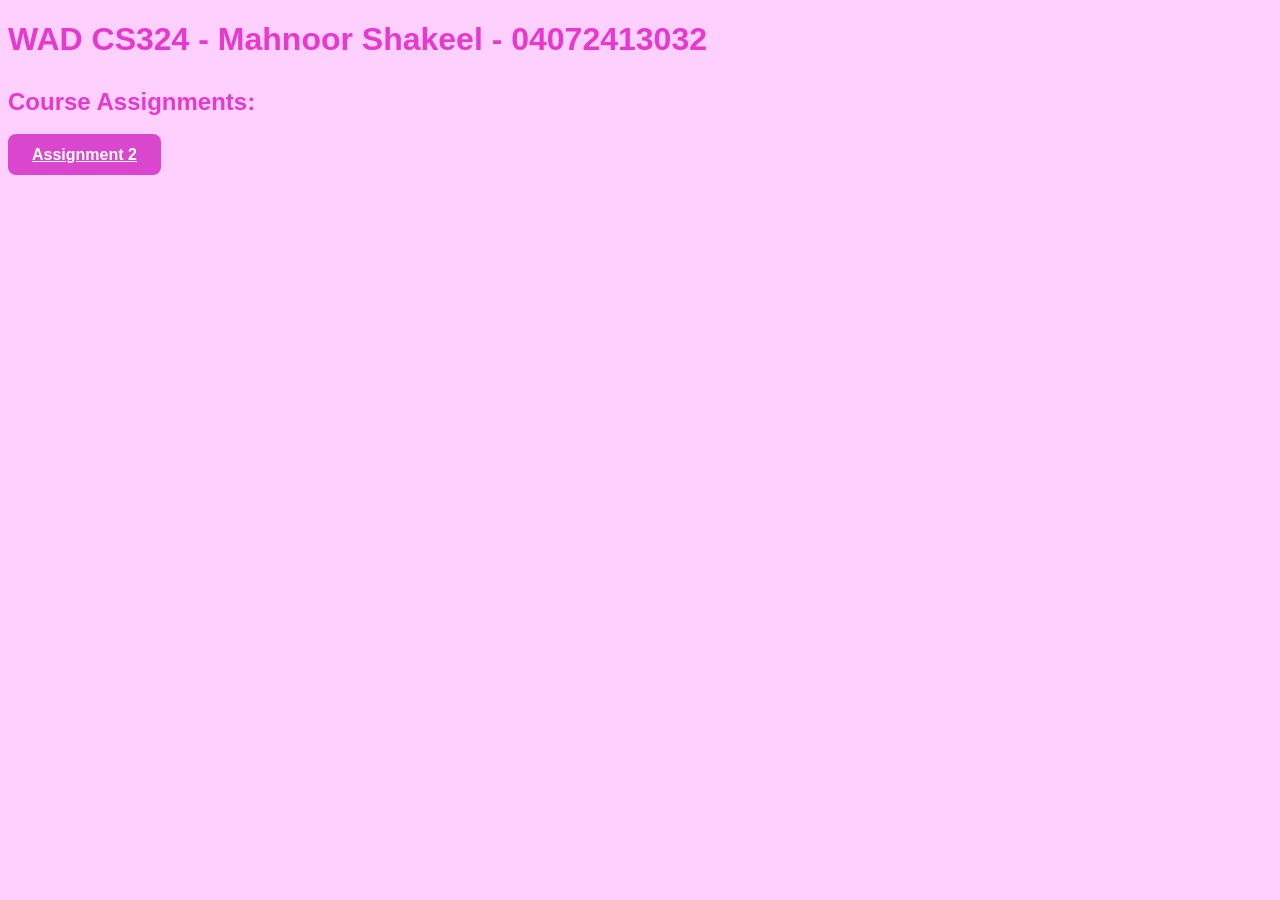
<file: index.html>
<!DOCTYPE html>
<html lang="en">
<head>
    <meta charset="UTF-8">
    <meta name="viewport" content="width=device-width, initial-scale=1.0">
    <title>WAD Assignments</title>

    <style>
        body {
            font-family: Arial, sans-serif;
            background-color: #fed0fe;
            justify-content: center;
        }
        h1,h2 {
            color: #e739cd;
            margin-bottom: 30px;
        }
       
        a {
            margin-top: 2px;
            padding: 12px 24px;
            background-color: #da47ce;
            color: white;
            text-decoration: underline;
            border-radius: 8px;
            font-weight: bold;
        }
    </style>
</head>

<body>

        <h1>WAD CS324 - Mahnoor Shakeel - 04072413032</h1>

        <h2>Course Assignments:</h2>
        
        <a href="./Assignment2/mib_landing_page.html">
            Assignment 2
        </a>

        </body>

</body>
</html>
</file>
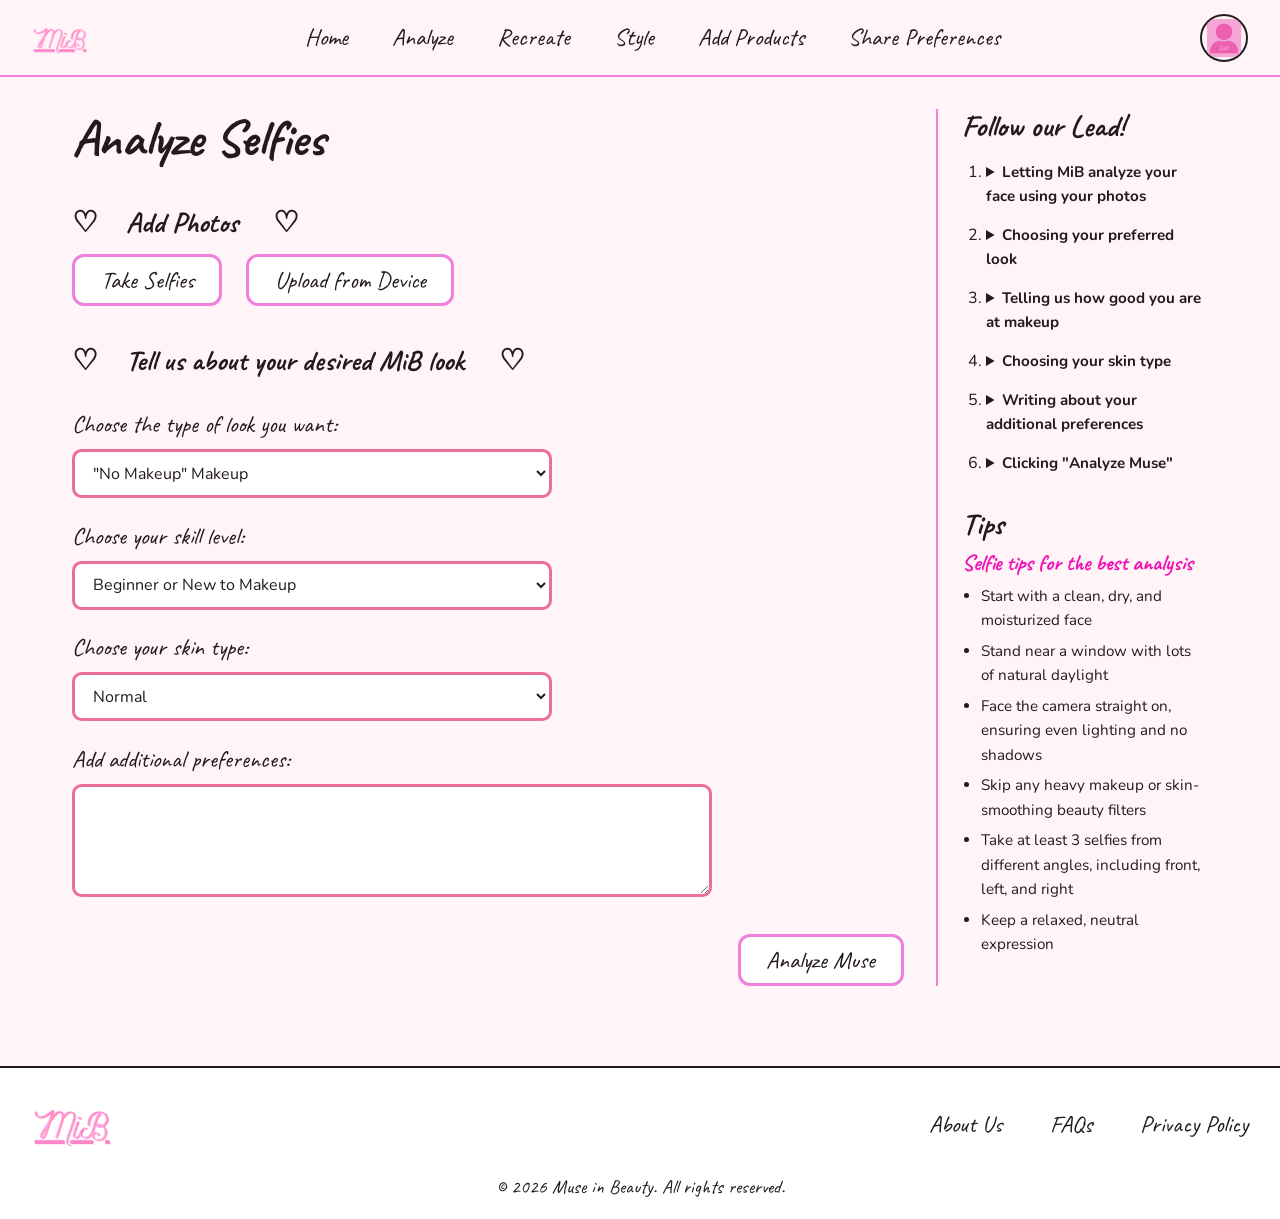
<file: Assignment2/analyze_page.html>
<!DOCTYPE html>
<html lang="en">

    <head>
        <meta charset="UTF-8">
        <meta name="viewport" content="width=device-width, initial-scale=1.0">
        <link rel="preconnect" href="https://fonts.googleapis.com">
        <link rel="preconnect" href="https://fonts.gstatic.com" crossorigin>
        <link href="https://fonts.googleapis.com/css2?family=Caveat:wght@500;700&family=Nunito:wght@400;700&display=swap" rel="stylesheet">
        <link rel="stylesheet" href="mibstyle.css">
        <title>Analyze Selfies</title>
    </head> 

    <body>
        <header>

        <nav class="site-nav">
        <a href="mib_landing_page.html" class="logo">
            <img src="MiB (1).png" alt="Muse in Beauty Logo">
        </a>
        <ul>
            <li><a href="mib_home_page.html">Home</a></li>
            <li><a href="analyze_page.html">Analyze</a></li>
            <li><a href="recreate_page.html">Recreate</a></li>
            <li><a href="style_page.html">Style</a></li>
            <li><a href="add_products_page.html">Add Products</a></li>
            <li><a href="share_preferences_page.html">Share Preferences</a></li>
        </ul>
        </nav>
        
        <a href="profile_page.html" class="profile-placeholder">
            <img src="Pink profile placeholder (1).png" alt="Profile Picture">
        </a>

        </header>

        <main class="layout">

            <h1 class="main-heading">Analyze Selfies</h1>

            <form id="analyze-form" method="post">

                <fieldset class="add-photos">     <!-- Fieldset for adding files and opening camera but the buttons don't have any functionality yet -->
                    <legend>♡&nbsp;&nbsp;&nbsp; Add Photos &nbsp;&nbsp;&nbsp;&nbsp;♡</legend>
                    <button class="main-btns">Take Selfies</button>
                    <button class="main-btns">Upload from Device</button>
                </fieldset>

                <fieldset class="look-details">   <!-- Fieldset for look type/deets -->
                    <legend>♡&nbsp;&nbsp;&nbsp; Tell us about your desired MiB look &nbsp;&nbsp;&nbsp;&nbsp;♡</legend>

                    <label for="look-type">Choose the type of look you want:</label>
                    <select id="look-type" name="look-type">
                        <optgroup label="Everyday Looks">
                        <option value="no-makeup">"No Makeup" Makeup</option>
                        <option value="office">Office or Professional</option>
                        <option value="school">School or College</option>
                        </optgroup>

                        <optgroup label="Occasions">
                        <option value="party">Party or Night Out</option>
                        <option value="daytime">Daytime Event or Formal</option>
                        <option value="wedding-bridal">Western Wedding or Bridal</option> 
                        <option value="south-asian-bridal">South Asian Wedding or Bridal</option>   
                        <option value="festival">Festive or Traditional</option>
                        </optgroup>

                        <optgroup label="Statement">
                        <option value="bold">Bold or Dramatic</option>
                        <option value="artistic">Artistic</option>
                        <option value="editorial">Editorial or High Fashion Model</option>
                        </optgroup>
                    </select>

                    <label for="skill-level">Choose your skill level:</label>
                    <select id="skill-level" name="skill-level">
                        <option value="beginner">Beginner or New to Makeup</option>
                        <option value="intermediate">Intermediate or Experienced</option>
                        <option value="advanced">Advanced or Professional Makeup Artist</option>
                    </select>

                    <label for="skin-type">Choose your skin type:</label>
                    <select id="skin-type" name="skin-type">
                        <option value="normal">Normal</option>
                        <option value="dry">Dry</option>
                        <option value="oily">Oily</option>
                        <option value="combination">Combination</option>
                        <option value="sensitive">Sensitive</option>
                    </select>

                    <label for="extra-details">Add additional preferences:</label>
                    <textarea id="extra-details" name="extra-details" rows="4" cols="50" placeholder="e.g. I like a matte finish with brown eyeliner and pink lips.. ">
                    </textarea>

                    <button class="main-btns">Analyze Muse</button>

                </fieldset>

            </form>

                <aside class="help-panel">
                    <h2>Follow our Lead!</h2>

                    <ol class="help">

                        <li>
                            <details>
                                <summary>Letting MiB analyze your face using your photos</summary>
                                <p>You have the option to take photos directly on our platform or you
                                    can upload your selfies from your device. Please ensure that you only
                                    attach image files, not videos, PDFs or documents. We recommend uploading
                                    a minimum of 3 selfies for the best results.
                                </p>
                            </details>
                        </li>

                        <li>
                            <details>
                                <summary>Choosing your preferred look</summary>
                                <p>MiB can create a variety of looks for you, from everyday to special occasions.
                                    You can choose the closest option from our pre-defined list so that our AI gives
                                    you the most relevant recommendations for your desired look.
                                </p>
                            </details>
                        </li>

                        <li>
                            <details>
                                <summary>Telling us how good you are at makeup</summary>
                                <p>MiB provides you with step-by-step instructions for your makeup look based on your skill 
                                    level. The level of detail provided for each look is decided based on your comfort level.
                                    For example, if you're experienced with makeup but haven't ever attempted an editorial look,
                                    we recommend that you select the "Beginner" level for the most detailed instructions. If you
                                    are a professional MUA doing a festive look, you can select the "Advanced" level for a more 
                                    concise overview of the look.
                                </p>
                            </details>
                        </li>

                        <li>
                            <details>
                                <summary>Choosing your skin type</summary>
                                <p>MiB incorporates your skin type information in its analysis to recommend you products and
                                    techniques that best support a skin-like, airbrushed makeup finish on your face. The longevity 
                                    of your makeup look can also be increased by the techniques and products our AI suggests, so if
                                    your skin type tends to fluctuate based on seasonal weather, or is currently sensitive due to
                                    the usage of certain skincare products, we recommend choosing your skin type accordingly. This is why
                                    we support the selection of multiple options for this.
                                </p>
                            </details>
                        </li>

                        <li>
                            <details>
                                <summary>Writing about your additional preferences</summary>
                                <p>This is a space for you to describe extra preferences for your makeup look. If you prefer a dewy finish,
                                    tell us that. If you gravitate towards bolder lip colours or have a bright spring colour palette, let us know. 
                                    If you are allergic to certain ingredients, please specify. Please do not use this space to ask questions or chat with the AI, this
                                    is only for you to tell us what you expect from MiB's analysis.
                                </p>
                            </details>
                        </li>

                        <li>
                            <details>
                                <summary>Clicking "Analyze Muse"</summary>
                                <p>Once you have completed the previous steps and provided us with all there is to know about yourself, this button will
                                    initiate the analysis of your selfies and provide you with 3-5 looks that best match your expectations. You can select
                                    any one and display its execution plan. Then grab a seat, look in the mirror, and working that beauty blender!
                                </p>
                            </details>
                        </li>
                       
                    </ol>

                    <h2>Tips</h2>
                    <h3>Selfie tips for the best analysis</h3>

                    <ul class="tips">

                        <li>Start with a clean, dry, and moisturized face</li>

                        <li>Stand near a window with lots of natural daylight</li>

                        <li>Face the camera straight on, ensuring even lighting and no shadows</li>

                        <li>Skip any heavy makeup or skin-smoothing beauty filters</li>

                        <li>Take at least 3 selfies from different angles, including front, left, and right</li>

                        <li>Keep a relaxed, neutral expression</li>
                        
                    </ul>

                </aside>

        </main>

        <footer class="site-footer">

            <a href="mib_landing_page.html" class="logo">
             <img src="MiB (1).png" alt="Muse in Beauty Logo">
            </a>

            <nav class="site-nav">

             <ul>
                 <li><a href="#ourstory">About Us</a></li>
                <li><a href="#faqs">FAQs</a></li>
                <li><a href="#privacypolicy">Privacy Policy</a></li>
            </ul>

             </nav>

            <small>&copy; 2026 Muse in Beauty. All rights reserved.</small>

        </footer>

    </body>

</html>
</file>
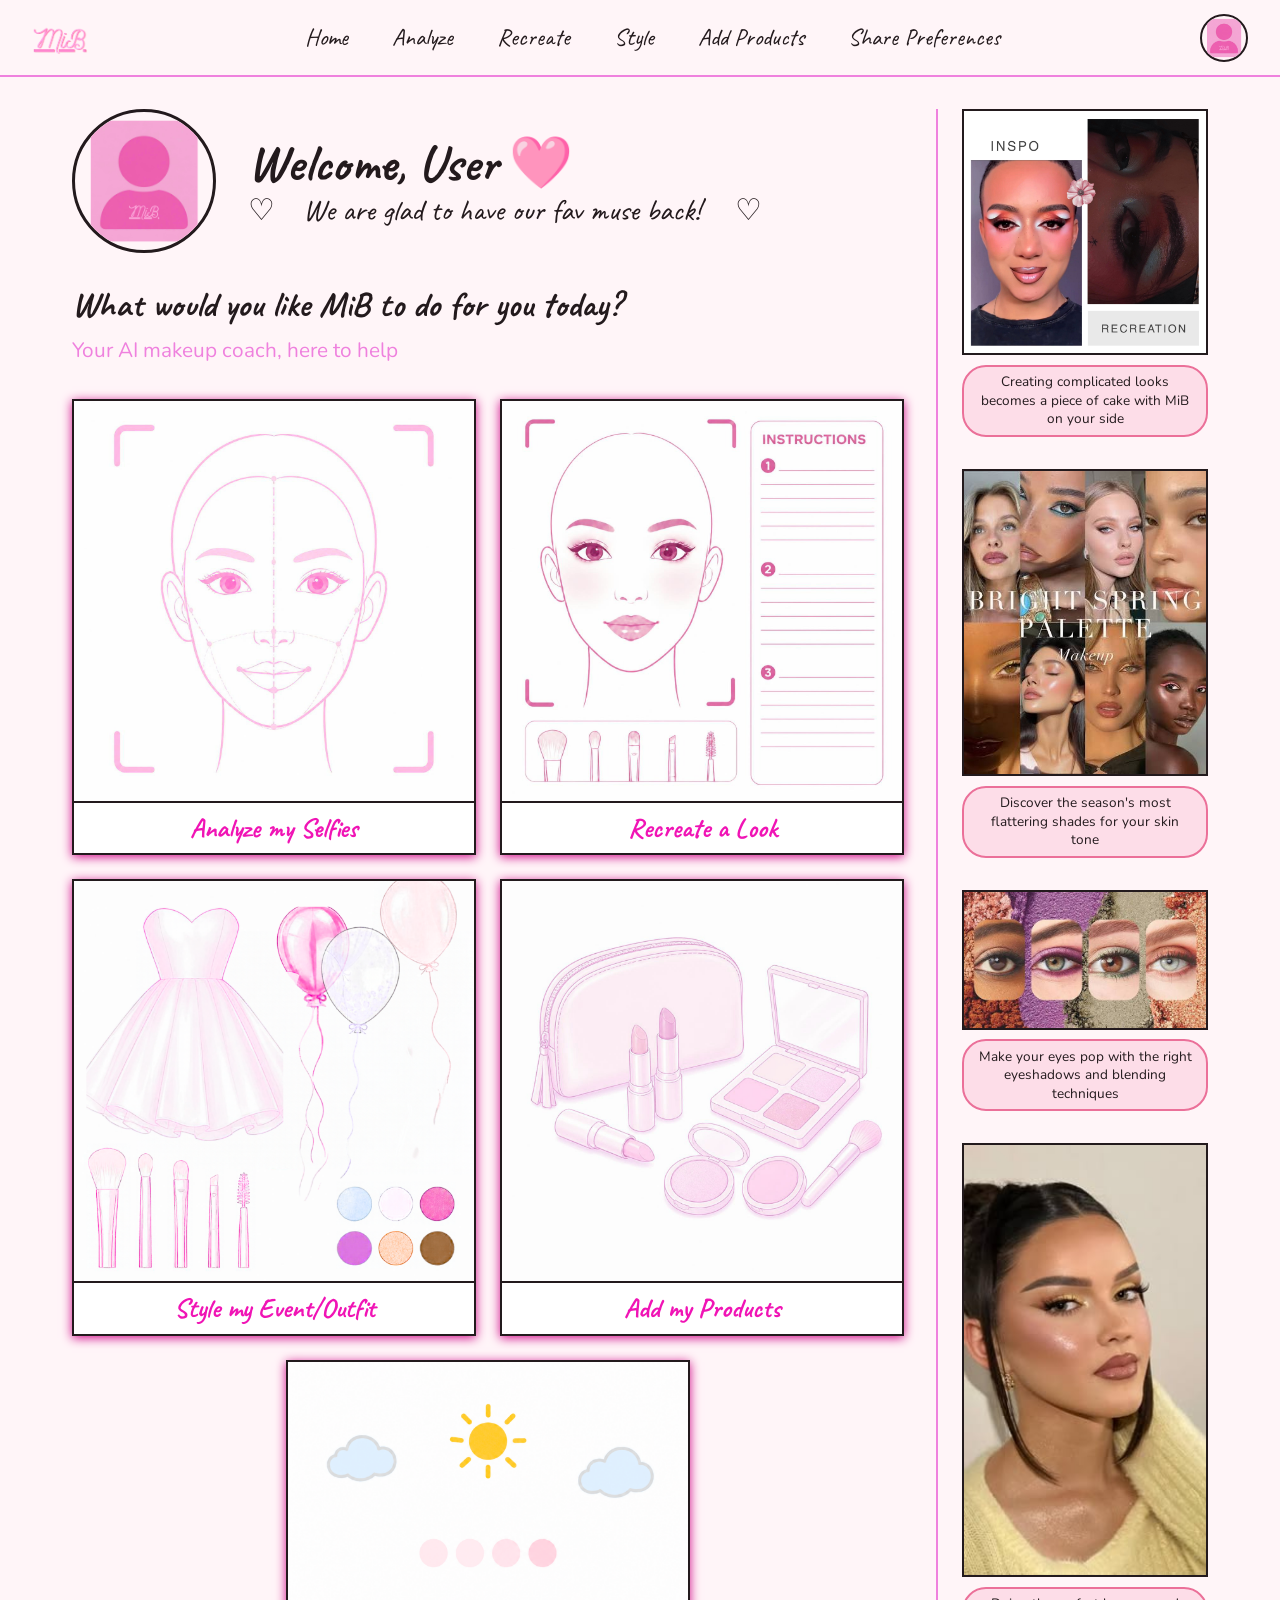
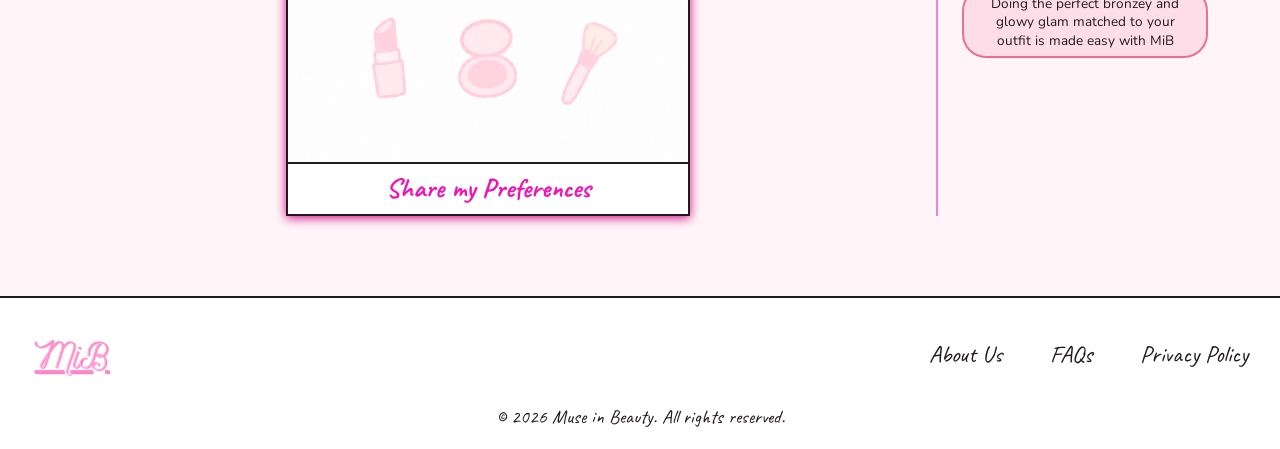
<file: Assignment2/mib_home_page.html>
<!DOCTYPE html>
<html lang="en">

    <head>
        <meta charset="UTF-8">
        <meta name="viewport" content="width=device-width, initial-scale=1.0">
        <link rel="preconnect" href="https://fonts.googleapis.com">
        <link rel="preconnect" href="https://fonts.gstatic.com" crossorigin>
        <link href="https://fonts.googleapis.com/css2?family=Caveat:wght@500;700&family=Nunito:wght@400;700&display=swap" rel="stylesheet">
        <link rel="stylesheet" href="mibstyle.css">
        <title>MiB Home</title>
    </head> 

    <body>
        <header>

        <nav class="site-nav">
        <a href="mib_landing_page.html" class="logo">
            <img src="MiB (1).png" alt="Muse in Beauty Logo">
        </a>
        <ul>
            <li><a href="mib_home_page.html">Home</a></li>
            <li><a href="analyze_page.html">Analyze</a></li>
            <li><a href="recreate_page.html">Recreate</a></li>
            <li><a href="style_page.html">Style</a></li>
            <li><a href="add_products_page.html">Add Products</a></li>
            <li><a href="share_preferences_page.html">Share Preferences</a></li>
        </ul>
        </nav>

        <a href="profile_page.html" class="profile-placeholder">
            <img src="Pink profile placeholder (1).png" alt="Profile Picture">
        </a>

        </header>

        <main class="layout">

            <section id="welcome-section">
            <a href="profile_page.html" id="profile-placeholder-home-page">
                <img src="Pink profile placeholder (1).png" alt="Profile Picture">
            </a>
                <h1 class="main-heading">Welcome, User 🩷</h1>
                <p id="welcome-note">♡&nbsp;&nbsp;&nbsp; We are glad to have our fav muse back! &nbsp;&nbsp;&nbsp;&nbsp;♡</p>
            </section>

            <section id="options">
                <h2>What would you like MiB to do for you today?</h2>
                <p id="here-to-help">Your AI makeup coach, here to help</p>

                <div class="option-cards">

                    <article class="option-card">
                        <a href="analyze_page.html">
                            <img src="analyze selfies img.png" alt="Analyze Selfies">
                            <h3>Analyze my Selfies</h3>
                        </a>
                    </article>

                    <article class="option-card">
                        <a href="recreate_page.html">
                            <img src="recreate look img.jpg" alt="Recreate Look">
                            <h3>Recreate a Look</h3>
                        </a>
                    </article>

                    <article class="option-card">
                        <a href="style_page.html">
                            <img src="style img.png" alt="Style my Event/Outfit">
                            <h3>Style my Event/Outfit</h3>
                        </a>
                    </article>

                    <article class="option-card">
                        <a href="add_products_page.html">
                            <img src="add products img.png" alt="Add Products">
                            <h3>Add my Products</h3>
                        </a>
                    </article>
                    
                    <article class="option-card">
                        <a href="share_preferences_page.html">
                            <img src="share preferences img.png" alt="Share Preferences">
                            <h3>Share my Preferences</h3>
                        </a>
                    </article>

                </div>
            </section>

            <aside id="home-panel">

                <figure>
                    <img src="inspo v rec.jpg" alt="Inspiration vs. Recreation">
                    <figcaption>Creating complicated looks becomes a piece of cake with MiB on your side</figcaption>
                </figure>

                <figure>
                    <img src="shade of szn.jpg" alt="Shade of the Season">
                    <figcaption>Discover the season's most flattering shades for your skin tone</figcaption>
                </figure>

                <figure>
                    <img src="eyes pop.jpg" alt="Make Your Eyes Pop">
                    <figcaption>Make your eyes pop with the right eyeshadows and blending techniques</figcaption>
                </figure>

                <figure>
                    <img src="perf glam.jpg" alt="Perfect Glam">
                    <figcaption>Doing the perfect bronzey and glowy glam matched to your outfit is made easy with MiB</figcaption>
                </figure>

            </aside>

        </main>

        <footer class="site-footer">

            <a href="mib_landing_page.html" class="logo">
             <img src="MiB (1).png" alt="Muse in Beauty Logo">
            </a>

            <nav class="site-nav">

             <ul>
                 <li><a href="#ourstory">About Us</a></li>
                <li><a href="#faqs">FAQs</a></li>
                <li><a href="#privacypolicy">Privacy Policy</a></li>
            </ul>

             </nav>

            <small>&copy; 2026 Muse in Beauty. All rights reserved.</small>

        </footer>

    </body>

</html>
</file>
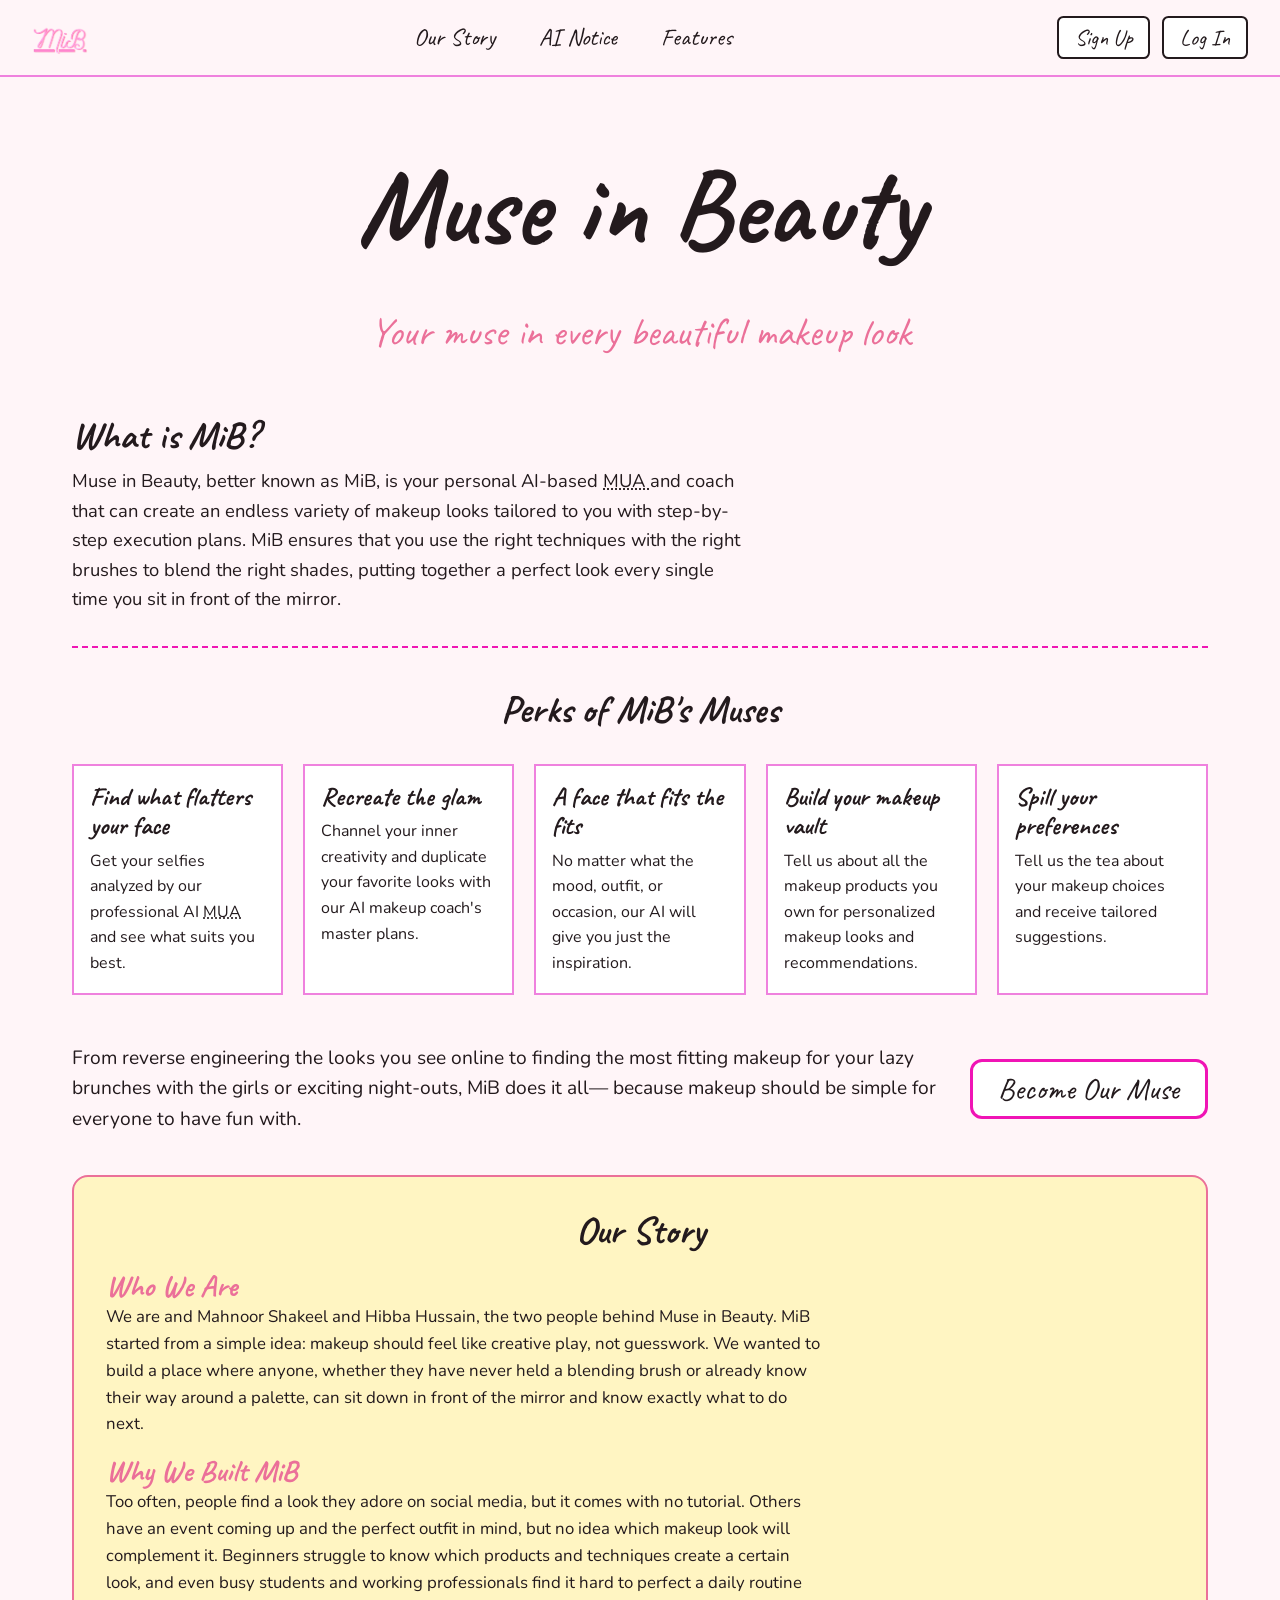
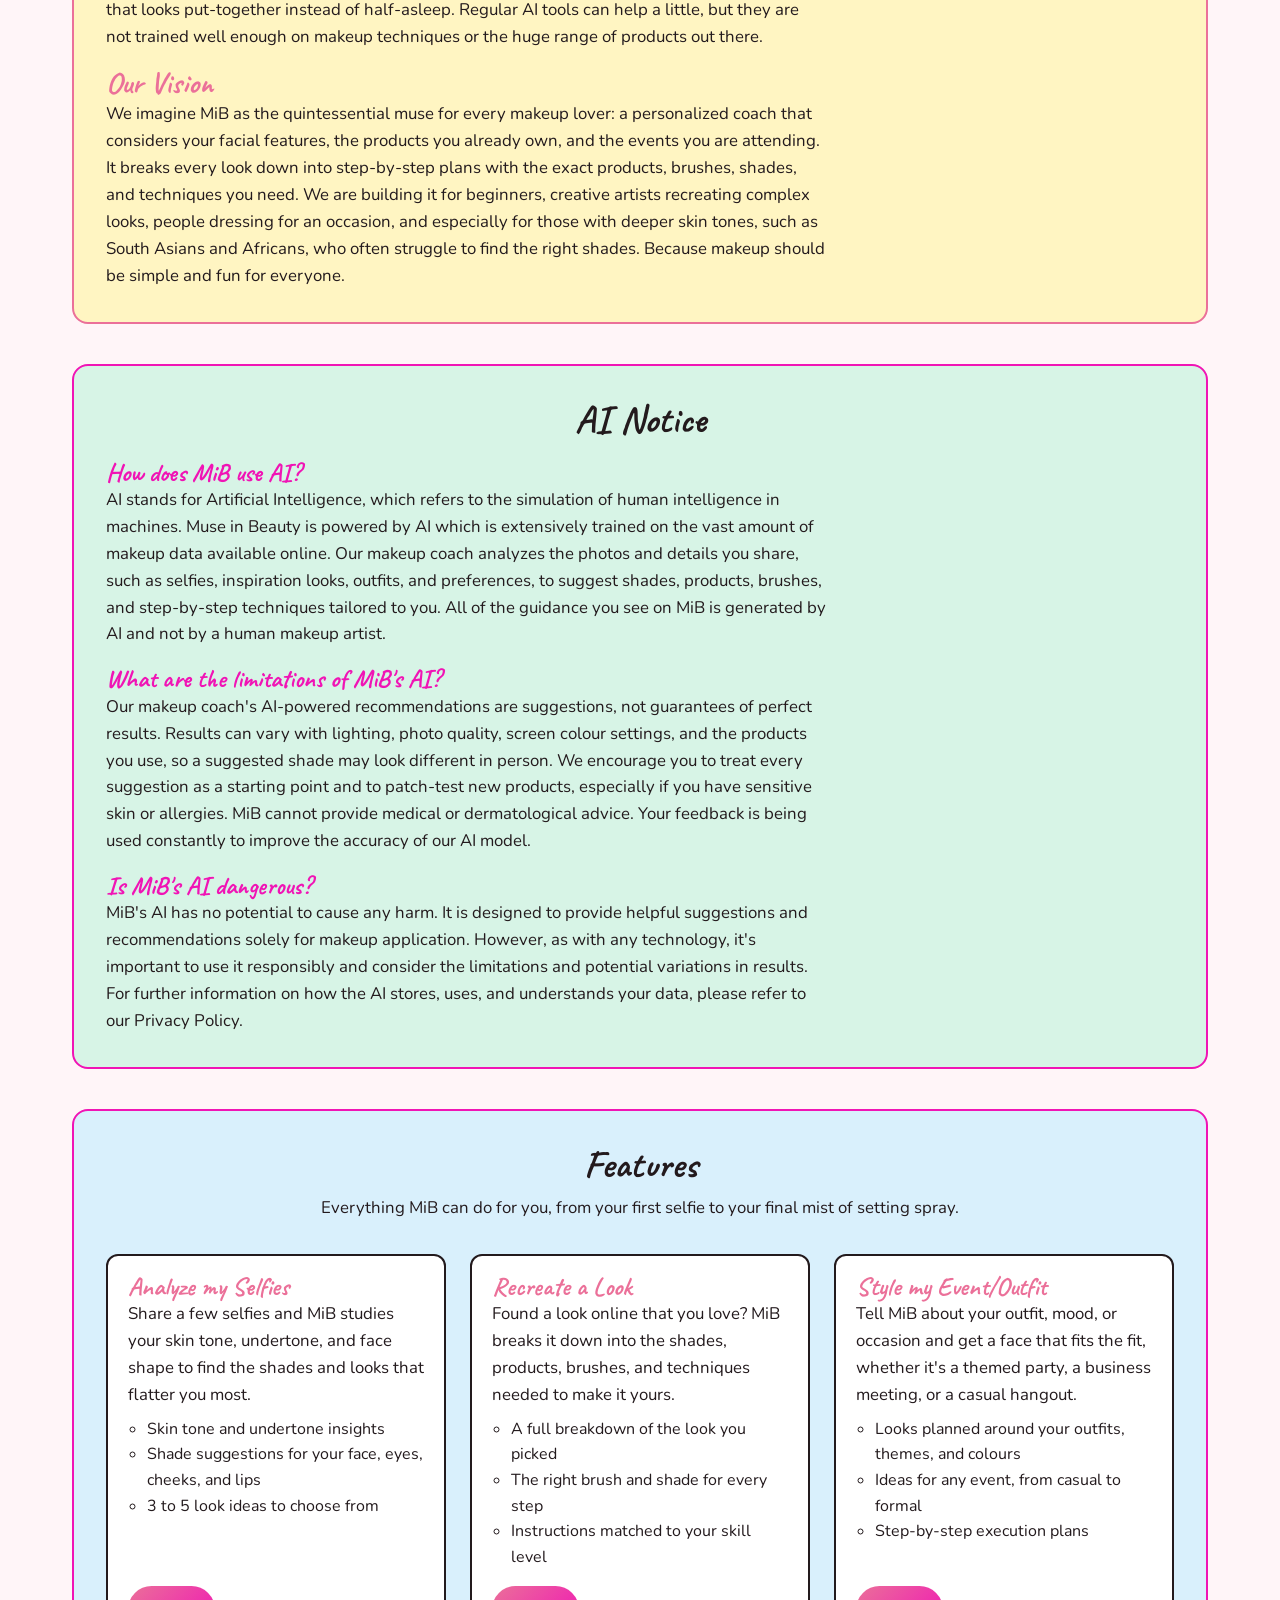
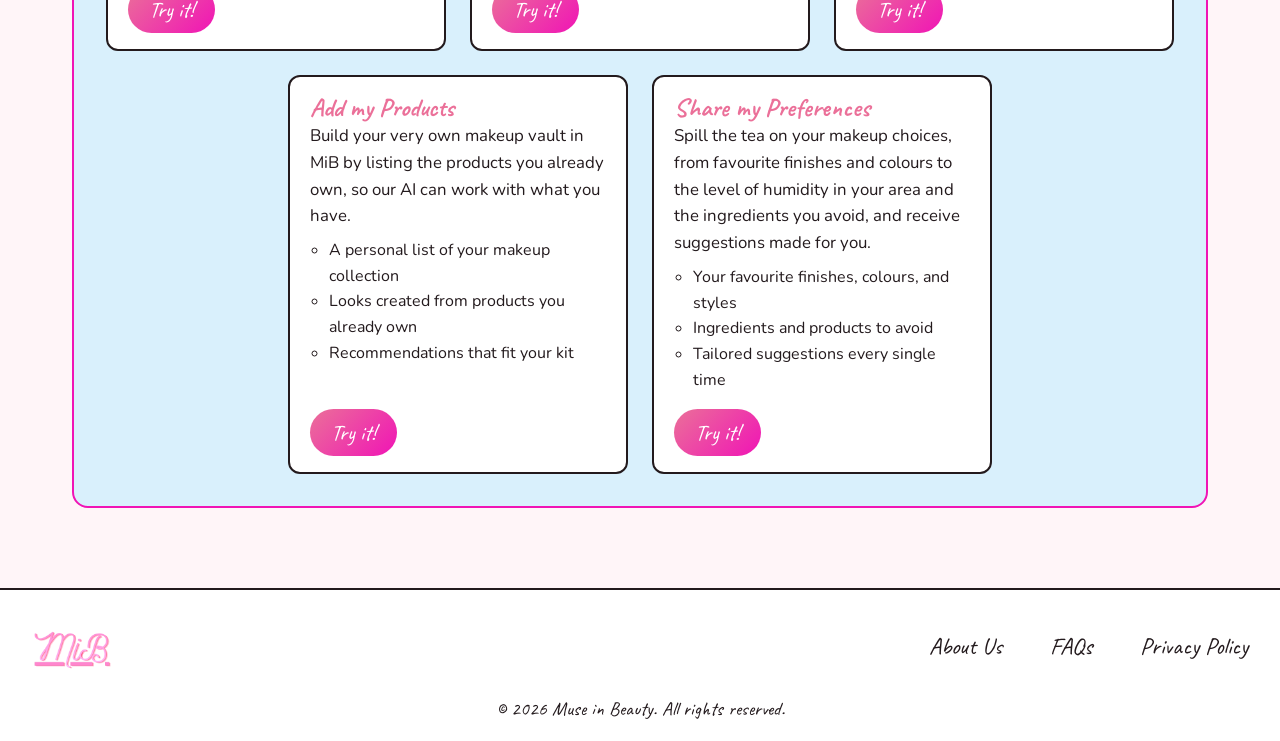
<file: Assignment2/mib_landing_page.html>
<!DOCTYPE html>
<html lang="en">

    <head>
        <meta charset="UTF-8">
        <meta name="viewport" content="width=device-width, initial-scale=1.0">
        <link rel="preconnect" href="https://fonts.googleapis.com">
        <link rel="preconnect" href="https://fonts.gstatic.com" crossorigin>
        <link href="https://fonts.googleapis.com/css2?family=Caveat:wght@500;700&family=Nunito:wght@400;700&display=swap" rel="stylesheet">
        <link rel="stylesheet" href="mibstyle.css">
        <title>MiB</title>
    </head> 

    <body>
   
    <header> 
    
    <nav class="site-nav">
        <a href="mib_landing_page.html" class="logo">
            <img src="MiB (1).png" alt="Muse in Beauty Logo">
        </a>
        <ul>
            <li><a href="#ourstory">Our Story</a></li>
            <li><a href="#ainotice">AI Notice</a></li>
            <li><a href="#features">Features</a></li>
        </ul>
        <div class="btns">
            <button class="join-btns">
                <a href="mib_home_page.html">Sign Up</a>
            </button>

            <button class="join-btns">
            <a href="mib_home_page.html">Log In</a>
            </button>
        </div>
    </nav>

</header>

<main>

<h1 id="main-title">Muse in Beauty</h1>

<p id="tagline">Your muse in every beautiful makeup look</p>

<section id="basic-intro">
<h2>What is MiB?</h2>

<p> 
    Muse in Beauty, better known as MiB, is your personal AI-based <abbr title="Makeup Artist">MUA
    </abbr> and coach that can create an endless variety of makeup looks tailored to you with step-by-step
    execution plans. MiB ensures that you use the right techniques with the right brushes 
    to blend the right shades, putting together a perfect look every single time you sit in front
    of the mirror. 
</p>
</section>
<hr> 

<section id="perks">
<h2>Perks of MiB's Muses</h2>
<div class="feature-cards">

    <article class="feature-card">    
        <h3>Find what flatters your face</h3>
        <p>Get your selfies analyzed by our professional AI <abbr title="Makeup Artist">MUA</abbr>
            and see what suits you best.
        </p>
    </article>

    <article class="feature-card">    
        <h3>Recreate the glam</h3>
        <p>Channel your inner creativity and duplicate your favorite looks with our AI makeup coach's 
           master plans.
        </p>
    </article>

    <article class="feature-card">    
        <h3>A face that fits the fits</h3>
        <p>No matter what the mood, outfit, or occasion, our AI will give you just the inspiration.
        </p>
    </article>

    <article class="feature-card">    
        <h3>Build your makeup vault</h3>
        <p>Tell us about all the makeup products you own for personalized makeup looks and recommendations.
        </p>
    </article>

    <article class="feature-card">    
        <h3>Spill your preferences</h3>
        <p>Tell us the tea about your makeup choices and receive tailored suggestions.
        </p>
    </article>

</div>
</section>

<section id="signup-prompt">

<p id="signup-text">
    From reverse engineering the looks you see online to finding the most fitting
    makeup for your lazy brunches with the girls or exciting night-outs, MiB does
    it all&mdash; because makeup should be simple for everyone to have fun with.
</p>

<button class="main-btns">
    <a href="mib_home_page.html">Become Our Muse</a>
</button>

</section>

<section id="ourstory">

    <h2>Our Story</h2>

    <h3>Who We Are</h3>
    <p>
        We are and Mahnoor Shakeel and Hibba Hussain, the two people behind Muse in Beauty.
        MiB started from a simple idea: makeup should feel like creative play, not
        guesswork. We wanted to build a place where anyone, whether they have never
        held a blending brush or already know their way around a palette, can sit
        down in front of the mirror and know exactly what to do next.
    </p>

    <h3>Why We Built MiB</h3>
    <p>
        Too often, people find a look they adore on social media, but it comes with
        no tutorial. Others have an event coming up and the perfect outfit in mind,
        but no idea which makeup look will complement it. Beginners struggle to know
        which products and techniques create a certain look, and even busy students
        and working professionals find it hard to perfect a daily routine that looks
        put-together instead of half-asleep. Regular AI tools can help a little, but
        they are not trained well enough on makeup techniques or the huge range of
        products out there.
    </p>

    <h3>Our Vision</h3>
    <p>
        We imagine MiB as the quintessential muse for every makeup lover: a
        personalized coach that considers your facial features, the products you
        already own, and the events you are attending. It breaks every look down into
        step-by-step plans with the exact products, brushes, shades, and techniques
        you need. We are building it for beginners, creative artists recreating
        complex looks, people dressing for an occasion, and especially for those with
        deeper skin tones, such as South Asians and Africans, who often struggle to
        find the right shades. Because makeup should be simple and fun for everyone.
    </p>

</section>

<article id="ainotice">

    <h2>AI Notice</h2>

    <h3>How does MiB use AI?</h3>
    <p class="ai-notice-ans">AI stands for Artificial Intelligence, which refers to the simulation of human intelligence in machines.
       Muse in Beauty is powered by AI which is extensively trained on the vast amount of makeup data available
       online. Our makeup coach analyzes the photos and details you share, such as selfies, inspiration looks, outfits, 
       and preferences, to suggest shades, products, brushes, and step-by-step techniques tailored to you. All of the 
       guidance you see on MiB is generated by AI and not by a human makeup artist.
    </p>

    <h3>What are the limitations of MiB's AI?</h3>
    <p class="ai-notice-ans">Our makeup coach's AI-powered recommendations are suggestions, not guarantees of perfect results. Results can 
        vary with lighting, photo quality, screen colour settings, and the products you use, so a suggested shade may 
        look different in person. We encourage you to treat every suggestion as a starting point and to patch-test new products, 
        especially if you have sensitive skin or allergies. MiB cannot provide medical or dermatological advice. Your feedback
        is being used constantly to improve the accuracy of our AI model.
    </p>

    <h3>Is MiB's AI dangerous?</h3>
    <p class="ai-notice-ans">MiB's AI has no potential to cause any harm. It is designed to provide helpful suggestions and recommendations 
        solely for makeup application. However, as with any technology, it's important to use it responsibly and consider the limitations and
        potential variations in results. For further information on how the AI stores, uses, and understands your data, please refer to our Privacy 
        Policy.
    </p>

</article>

<section id="features">

    <h2>Features</h2>

    <p class="features-intro">
        Everything MiB can do for you, from your first selfie to your final mist of setting spray.
    </p>

    <ol class="feature-list">

        <li>
            <article class="feature-detail">
                <h3>Analyze my Selfies</h3>
                <p>Share a few selfies and MiB studies your skin tone, undertone, and face shape
                   to find the shades and looks that flatter you most.</p>
                <ul>
                    <li>Skin tone and undertone insights</li>
                    <li>Shade suggestions for your face, eyes, cheeks, and lips</li>
                    <li>3 to 5 look ideas to choose from</li>
                </ul>
                <a href="analyze_page.html" class="feature-link">Try it!</a>
            </article>
        </li>

        <li>
            <article class="feature-detail">
                <h3>Recreate a Look</h3>
                <p>Found a look online that you love? MiB breaks it down into the shades, products,
                   brushes, and techniques needed to make it yours.</p>
                <ul>
                    <li>A full breakdown of the look you picked</li>
                    <li>The right brush and shade for every step</li>
                    <li>Instructions matched to your skill level</li>
                </ul>
                <a href="recreate_page.html" class="feature-link">Try it!</a>
            </article>
        </li>

        <li>
            <article class="feature-detail">
                <h3>Style my Event/Outfit</h3>
                <p>Tell MiB about your outfit, mood, or occasion and get a face that fits the fit,
                   whether it's a themed party, a business meeting, or a casual hangout.</p>
                <ul>
                    <li>Looks planned around your outfits, themes, and colours</li>
                    <li>Ideas for any event, from casual to formal</li>
                    <li>Step-by-step execution plans</li>
                </ul>
                <a href="style_page.html" class="feature-link">Try it!</a>
            </article>
        </li>

        <li>
            <article class="feature-detail">
                <h3>Add my Products</h3>
                <p>Build your very own makeup vault in MiB by listing the products you already own, so our AI can
                   work with what you have.</p>
                <ul>
                    <li>A personal list of your makeup collection</li>
                    <li>Looks created from products you already own</li>
                    <li>Recommendations that fit your kit</li>
                </ul>
                <a href="add_products_page.html" class="feature-link">Try it!</a>
            </article>
        </li>

        <li>
            <article class="feature-detail">
                <h3>Share my Preferences</h3>
                <p>Spill the tea on your makeup choices, from favourite finishes and colours to the level
                    of humidity in your area and the ingredients you avoid, and receive suggestions made for you.</p>
                <ul>
                    <li>Your favourite finishes, colours, and styles</li>
                    <li>Ingredients and products to avoid</li>
                    <li>Tailored suggestions every single time</li>
                </ul>
                <a href="share_preferences_page.html" class="feature-link">Try it!</a>
            </article>
        </li>

    </ol>
</section>

</main>

<footer class="site-footer">

    <a href="mib_landing_page.html" class="logo">
        <img src="MiB (1).png" alt="Muse in Beauty Logo">
    </a>

    <nav class="site-nav">

    <ul>
        <li><a href="#ourstory">About Us</a></li>
        <li><a href="#faqs">FAQs</a></li>
        <li><a href="#privacypolicy">Privacy Policy</a></li>
    </ul>

    </nav>

    <small>&copy; 2026 Muse in Beauty. All rights reserved.</small>

</footer>

    </body>

</html>
</file>
<file: Assignment2/mibstyle.css>
/*CSS VARIABLES*/
:root {
    --pink-100: hsl(340, 100%, 98%);
    --pink-200: hsl(340, 90%, 93%);
    --pink-300: hsl(340, 85%, 83%);
    --pink-400: hsl(340, 75%, 68%);
    --pink-500: hsl(309, 77%, 72%);
    --pink-600: hsl(316, 88%, 51%);
    --ink: hsl(340, 15%, 12%);
    --muted: hsl(340, 8%, 40%);
    --white: #ffffff;
    --sky-100: hsl(200, 85%, 92%);
    --mint-100: hsl(150, 55%, 90%);
    --yellow-100: hsl(50, 100%, 88%);

    --font-body: "Nunito", "Segoe UI", Arial, sans-serif;
    --font-heading: "Caveat", "Comic Sans MS", cursive;

    --space-small: 0.5rem;
    --space-med: 1rem;
    --space-large: 2rem;
    --radius: 0.75rem;
    --border-ink: 2px solid var(--ink);
    --shadow: 0 8px 18px rgba(0, 0, 0, 0.2);
}

html {
    box-sizing: border-box;
}

*, *::before, *::after {
    box-sizing: inherit;
}


body, h1, h2, h3, p, ul, ol, figure {
    margin: 0;
}

ul, ol {
    padding: 0;
}

body {
    display: flex;
    flex-direction: column;
    min-height: 100vh;
    font-family: var(--font-body);
    font-size: 1rem;
    line-height: 1.6;
    color: var(--ink);
    background-color: var(--pink-100);
}

img {
    max-width: 100%;
}

h1, h2, h3 {
    font-family: var(--font-heading);
    font-weight: 700;
    line-height: 1.15;
}

h2 {
    font-size: 2.4rem;
    margin-bottom: var(--space-small);
}

h3 {
    font-size: 1.6rem;
}

p {
    font-size: 1.05rem;
}

abbr[title] {
    text-decoration: underline dotted rgb(#df6bdb);
    cursor: help;
}

hr {
    border: 0;
    border-top: 2px dashed var(--pink-600);
    margin: var(--space-large) 0;
}

header {
    position: sticky;
    top: 0;
    display: flex;
    align-items: center;
    justify-content: space-between;
    gap: var(--space-med);
    padding: 0.6rem var(--space-large);
    background-color: var(--pink-100);
    border-bottom: 2px solid var(--pink-500);
    z-index:10;
}

.site-nav {
    display: flex;
    align-items: center;
    gap: var(--space-large);
}

header .site-nav {
    flex: 1;
}

header .site-nav ul {
    flex: 1;
    justify-content: center;
}

.logo img {
    display: block;
    height: 3.5rem;
    width: auto;
}

.site-nav ul {
    display: flex;
    flex-wrap: wrap;
    gap: 2.75rem;
    list-style: none;
}

.site-nav ul a {
    font-family: var(--font-heading);
    font-size: 1.5rem;
    color: var(--ink);
    text-decoration: none;
    border-bottom: 2px solid transparent;
    transition: color 0.3s ease-out, border-color 0.3s ease-out;
}

.site-nav ul a:hover {
    color: var(--pink-500);
    border-bottom-color: var(--pink-500);
}

.site-nav ul a[aria-current="page"] {
    border-bottom-color: var(--pink-500);
}

.btns {
    display: flex;
    gap: 0.75rem;
}

.join-btns {
    padding: 0;
    background-color: var(--white);
    border: var(--border-ink);
    border-radius: 0.4rem;
    transition: background-color 0.3s ease-out, border-color 0.3s ease-out;
}

.join-btns a {
    display: block;
    padding: 0.3rem 1rem;
    font-family: var(--font-heading);
    font-size: 1.4rem;
    color: var(--ink);
    text-decoration: none;
    transition: color 0.3s ease-out;
}

.join-btns:hover {
    background-color: var(--pink-500);
    border-color: var(--pink-500);
}

.join-btns:hover a {
    color: var(--white);
}

.profile-placeholder img {
    display: block;
    width: 3rem;
    height: 3rem;
    border: var(--border-ink);
    border-radius: 50%;
    transition: transform 0.3s ease-out;
}

.profile-placeholder img:hover {
    transform: scale(1.12);
}

main {
    flex: 1;
    width: 100%;
    max-width: 1200px;
    margin: 0 auto;
    padding: var(--space-large);
}

main > section,
main > article {
    margin-top: 2.5rem;
}

.main-btns {
    padding: 0.5rem 1.6rem;
    font-family: var(--font-heading);
    font-size: 1.5rem;
    color: var(--ink);
    background-color: var(--white);
    border: 3px solid var(--pink-500);
    border-radius: var(--radius);
    transition: background-color 0.3s ease-out, color 0.3s ease-out,
                transform 0.3s ease-out;
}

.main-btns:hover {
    color: var(--white);
    background-color: var(--pink-500);
    transform: translateY(-2px);
}

.main-btns a {
    display: block;
    margin: -0.5rem -1.6rem;
    padding: 0.5rem 1.6rem;
    color: var(--ink);
    text-decoration: none;
}


.main-btns a:visited {
    color: var(--pink-500);
}

.main-btns:hover a,
.main-btns:hover a:visited {
    color: var(--white);
}

#main-title {
    margin-top: var(--space-med);
    font-size: 6.8rem;
    text-align: center;
    padding: 20px;
    animation-name: titleIn;
    animation-duration: 1.4s;
    animation-timing-function: ease-out;
    animation-iteration-count: 1;
}

#tagline {
    font-family: var(--font-heading);
    padding: 10px;
    font-size: 2.5rem;
    text-align: center;
    color: var(--pink-400);
}

#basic-intro p {
    max-width: 42rem;
    font-size: 1.15rem;
}

#perks h2 {
    text-align: center;
}

#ourstory {
    padding: var(--space-large);
    background-color: var(--yellow-100);
    border: 2px solid var(--pink-400);
    border-radius: 1rem;
}

#ourstory h2 {
    text-align: center;
}

#ourstory h3 {
    margin-top: var(--space-med);
    font-size: 1.9rem;
    color: var(--pink-400);
}

#ourstory h3 + p {
    max-width: 45rem;
}

.feature-cards {
    display: grid;
    grid-template-columns: repeat(auto-fit, minmax(170px, 1fr));
    gap: 1.25rem;
    margin-top: var(--space-large);
}

.feature-card {
    padding: var(--space-med);
    background-color: var(--white);
    border: 2px solid var(--pink-500);
    transition: transform 0.3s ease-out, box-shadow 0.3s ease-out;
    position: relative;
}

.feature-card h3 {
    margin-bottom: var(--space-small);
}

.feature-card h3 + p {
    font-size: 1rem;
}

.feature-card:hover,
.option-card:hover {
    z-index:2;
    transform: scale(1.08);
    box-shadow: 0 2px 10px rgb(209, 11, 137);;
}

#signup-prompt {
    display: flex;
    flex-wrap: wrap;
    align-items: center;
    justify-content: space-between;
    gap: var(--space-large);
    margin-top: 3rem;
}

#signup-text {
    flex: 1 1 24rem;
    font-size: 1.2rem;
}

#signup-prompt .main-btns {
    font-size: 1.9rem;
    border-color: var(--pink-600);
}

#ainotice,
#features {
    padding: var(--space-large);
    border: 2px solid var(--pink-600);
    border-radius: 1rem;
}

#features {
    background-color: var(--sky-100);
}

#ainotice {
    background-color: var(--mint-100);
}

#ainotice h2 {
    text-align: center;
}

#ainotice h3 {
    margin-top: var(--space-med);
    color: var(--pink-600);
}

#ainotice h3 + p {
    max-width: 45rem;
}

#features h2,
.features-intro {
    text-align: center;
}

.features-intro {
    margin-bottom: var(--space-large);
}

.feature-list {
    display: flex;
    flex-wrap: wrap;
    justify-content: center;
    gap: 1.5rem;
    list-style: none;
}

.feature-list > li {
    display: flex;
    flex: 0 1 calc(33.333% - 1rem);
    min-width: 16rem;
}

.feature-detail {
    display: flex;
    flex-direction: column;
    flex: 1;
    padding: var(--space-med) 1.25rem;
    background-color: var(--white);
    border: var(--border-ink);
    border-radius: var(--radius);
    transition: transform 0.3s ease-out, box-shadow 0.3s ease-out;
}

.feature-detail h3 {
    color: var(--pink-400);
}

.feature-detail:hover {
    transform: translateY(-4px);
    box-shadow: var(--shadow);
}

.feature-detail ul {
    margin: var(--space-small) 0 var(--space-med);
    padding-left: 1.2rem;
}

.feature-link {
    align-self: flex-start;
    margin-top: auto;
    padding: 0.35rem 1.3rem;
    font-family: var(--font-heading);
    font-size: 1.4rem;
    text-decoration: none;
    border-radius: 2rem;
    background: linear-gradient(135deg, var(--pink-400), var(--pink-600));
    transition: transform 0.3s ease-out, box-shadow 0.3s ease-out;
}

.feature-link:link,
.feature-link:visited {
    color: var(--white);
}

.feature-link:hover {
    transform: translateY(-2px);
    box-shadow: 0 4px 10px rgba(0, 0, 0, 0.25);
}


/*HOME + ANALYZE PAGES*/
main.layout {
    display: grid;
    grid-template-columns: minmax(0, 1fr) 17rem;
    grid-template-rows: auto 1fr;
    column-gap: var(--space-large);
    row-gap: var(--space-large);
}

main.layout > * {
    grid-column: 1;
}

main.layout > section {
    margin-top: 0;
}

main.layout > aside {
    grid-column: 2;
    grid-row: 1 / 3;
    padding-left: 1.5rem;
    border-left: 2px solid var(--pink-500);
}

.main-heading {
    font-size: 3.2rem;
}


/*HOME PAGE*/
#welcome-section {
    display: grid;
    grid-template-columns: auto 1fr;
    column-gap: var(--space-large);
    align-items: center;
}

#profile-placeholder-home-page {
    grid-row: 1 / span 2;
}

#profile-placeholder-home-page img {
    display: block;
    width: 9rem;
    height: 9rem;
    border: 3px solid var(--ink);
    border-radius: 50%;
    transition: transform 0.3s ease-out;
}

#profile-placeholder-home-page img:hover {
    transform: scale(1.06);
}

#welcome-section .main-heading {
    align-self: end;
}

#welcome-note {
    align-self: start;
    font-family: var(--font-heading);
    font-size: 1.9rem;
    line-height: 1.2;
}

#options h2 {
    font-size: 2.2rem;
}

#here-to-help {
    font-family: nunito, "Segoe UI", Arial, sans-serif;
    font-size: 1.3rem;
    color: var(--pink-500);
}

.option-cards {
    display: flex;
    flex-wrap: wrap;
    justify-content: center;
    gap: 1.5rem;
    margin-top: var(--space-large);
}

.option-card {
    flex: 0 1 calc(50% - 0.75rem);
    min-width: 9rem;
    background-color: var(--white);
    border: var(--border-ink);
    transition: transform 0.3s ease-out, box-shadow 0.3s ease-out;
    box-shadow: 0 2px 10px rgb(209, 11, 137);
    position: relative;
}

.option-card a {
    display: block;
    color: inherit;
    text-decoration: none;
}

.option-card img {
    display: block;
    width: 100%;
    border-bottom: var(--border-ink);
}

.option-card h3 {
    padding: 0.6rem;
    color: var(--pink-600);
    font-size: 1.7rem;
    text-align: center;
}

#home-panel {
    display: flex;
    flex-direction: column;
    gap: var(--space-large);
}

#home-panel img {
    display: block;
    width: 100%;
    border: var(--border-ink);
}

#home-panel figcaption {
    margin-top: 0.6rem;
    padding: 0.4rem 0.9rem;
    font-size: 0.85rem;
    line-height: 1.35;
    text-align: center;
    background-color: var(--pink-200);
    border: 2px solid var(--pink-400);
    border-radius: 1.5rem;
}


/*ANALYZE SELFIES PAGE*/
#analyze-form {
    display: flex;
    flex-direction: column;
    gap: var(--space-large);
}

fieldset {
    min-width: 0;
    margin: 0;
    padding: 0;
    border: 0;
}

legend {
    margin-bottom: var(--space-small);
    padding: 0;
    font-family: var(--font-heading);
    font-size: 1.8rem;
    font-weight: 700;
}

.add-photos {
    display: flex;
    flex-wrap: wrap;
    gap: 1.5rem;
}

.look-details {
    display: flex;
    flex-direction: column;
    gap: 0.35rem;
}

label {
    margin-top: 0.8rem;
    font-family: var(--font-heading);
    font-size: 1.5rem;
}

select,
textarea {
    width: 100%;
    padding: 0.6rem 0.9rem;
    font-family: var(--font-body);
    font-size: 1rem;
    color: var(--ink);
    background-color: var(--white);
    border: 3px solid var(--pink-400);
    border-radius: 0.6rem;
    transition: border-color 0.3s ease-out, box-shadow 0.3s ease-out;
}

select {
    max-width: 30rem;
}

textarea {
    max-width: 40rem;
}

select:focus,
textarea:focus {
    border-color: var(--pink-600);
    box-shadow: 0 0 0 4px var(--pink-200);
}

textarea::placeholder {
    color: var(--muted);
}

.look-details .main-btns {
    align-self: flex-end;
    margin-top: var(--space-large);
}

.help-panel h2 {
    font-size: 1.9rem;
}

.help-panel h3 {
    margin-bottom: var(--space-small);
    font-size: 1.4rem;
    color: var(--pink-600);
}

ol.help {
    margin: var(--space-med) 0 var(--space-large);
    padding-left: 1.5rem;
    list-style-type: decimal;
}

ol.help > li {
    margin-bottom: 0.9rem;
}

ol.help summary {
    font-size: 0.95rem;
    font-weight: 700;
    transition: color 0.3s ease-out;
}

ol.help summary:hover,
ol.help details[open] summary {
    color: var(--pink-600);
}

ol.help details p {
    margin-top: var(--space-small);
    font-size: 0.9rem;
    font-weight: 400;
}

.tips {
    padding-left: 1.2rem;
    font-size: 0.95rem;
}

.tips li {
    margin-bottom: 0.4rem;
}

/*FOOTER (all pages)*/
.site-footer {
    display: flex;
    flex-wrap: wrap;
    align-items: center;
    gap: var(--space-small) 3rem;
    margin-top: 3rem;
    padding: var(--space-med) var(--space-large);
    background-color: var(--white);
    border-top: var(--border-ink);
}

.site-footer .logo img {
    height: 5rem;
}

.site-footer .site-nav {
    flex: 1;
    justify-content: flex-end;
}

.site-footer .site-nav ul {
    gap: 3rem;
}

.site-footer .site-nav a:link {
    color: var(--ink);
}

.site-footer .site-nav a:visited {
    color: var(--pink-500);
}

.site-footer .site-nav a:hover {
    color: var(--pink-600);
    border-bottom-color: var(--pink-600);
}

.site-footer small {
    flex-basis: 100%;
    font-family: var(--font-heading);
    font-size: 1.2rem;
    text-align: center;
}


/*RESPONSIVE*/
@media only screen and (max-width: 900px) {

    main.layout {
        grid-template-columns: 1fr;
        grid-template-rows: auto;
    }

    main.layout > aside {
        grid-column: 1;
        grid-row: auto;
        padding-left: 0;
        padding-top: var(--space-large);
        border-left: 0;
        border-top: 2px solid var(--pink-500);
    }

    #home-panel {
        flex-direction: row;
        flex-wrap: wrap;
    }

    #home-panel figure {
        flex: 1 1 14rem;
    }
}

@media only screen and (max-width: 600px) {

    header {
        flex-wrap: wrap;
        padding: 0.6rem var(--space-med);
    }

    .site-nav {
        flex-wrap: wrap;
        gap: var(--space-med);
    }

    header .site-nav ul {
        gap: 1rem;
    }

    main {
        padding: var(--space-med);
    }

    #main-title {
        font-size: 3.2rem;
    }

    #welcome-section {
        grid-template-columns: 1fr;
        justify-items: center;
        text-align: center;
    }

    #profile-placeholder-home-page {
        grid-row: auto;
    }

    .option-card {
        flex: 1 1 100%;
    }

    #signup-prompt {
        flex-direction: column;
        text-align: center;
    }

    .site-footer {
        justify-content: center;
    }

    .site-footer .site-nav {
        justify-content: center;
    }

    .site-footer .site-nav ul {
        gap: 1.5rem;
    }
}
</file>
